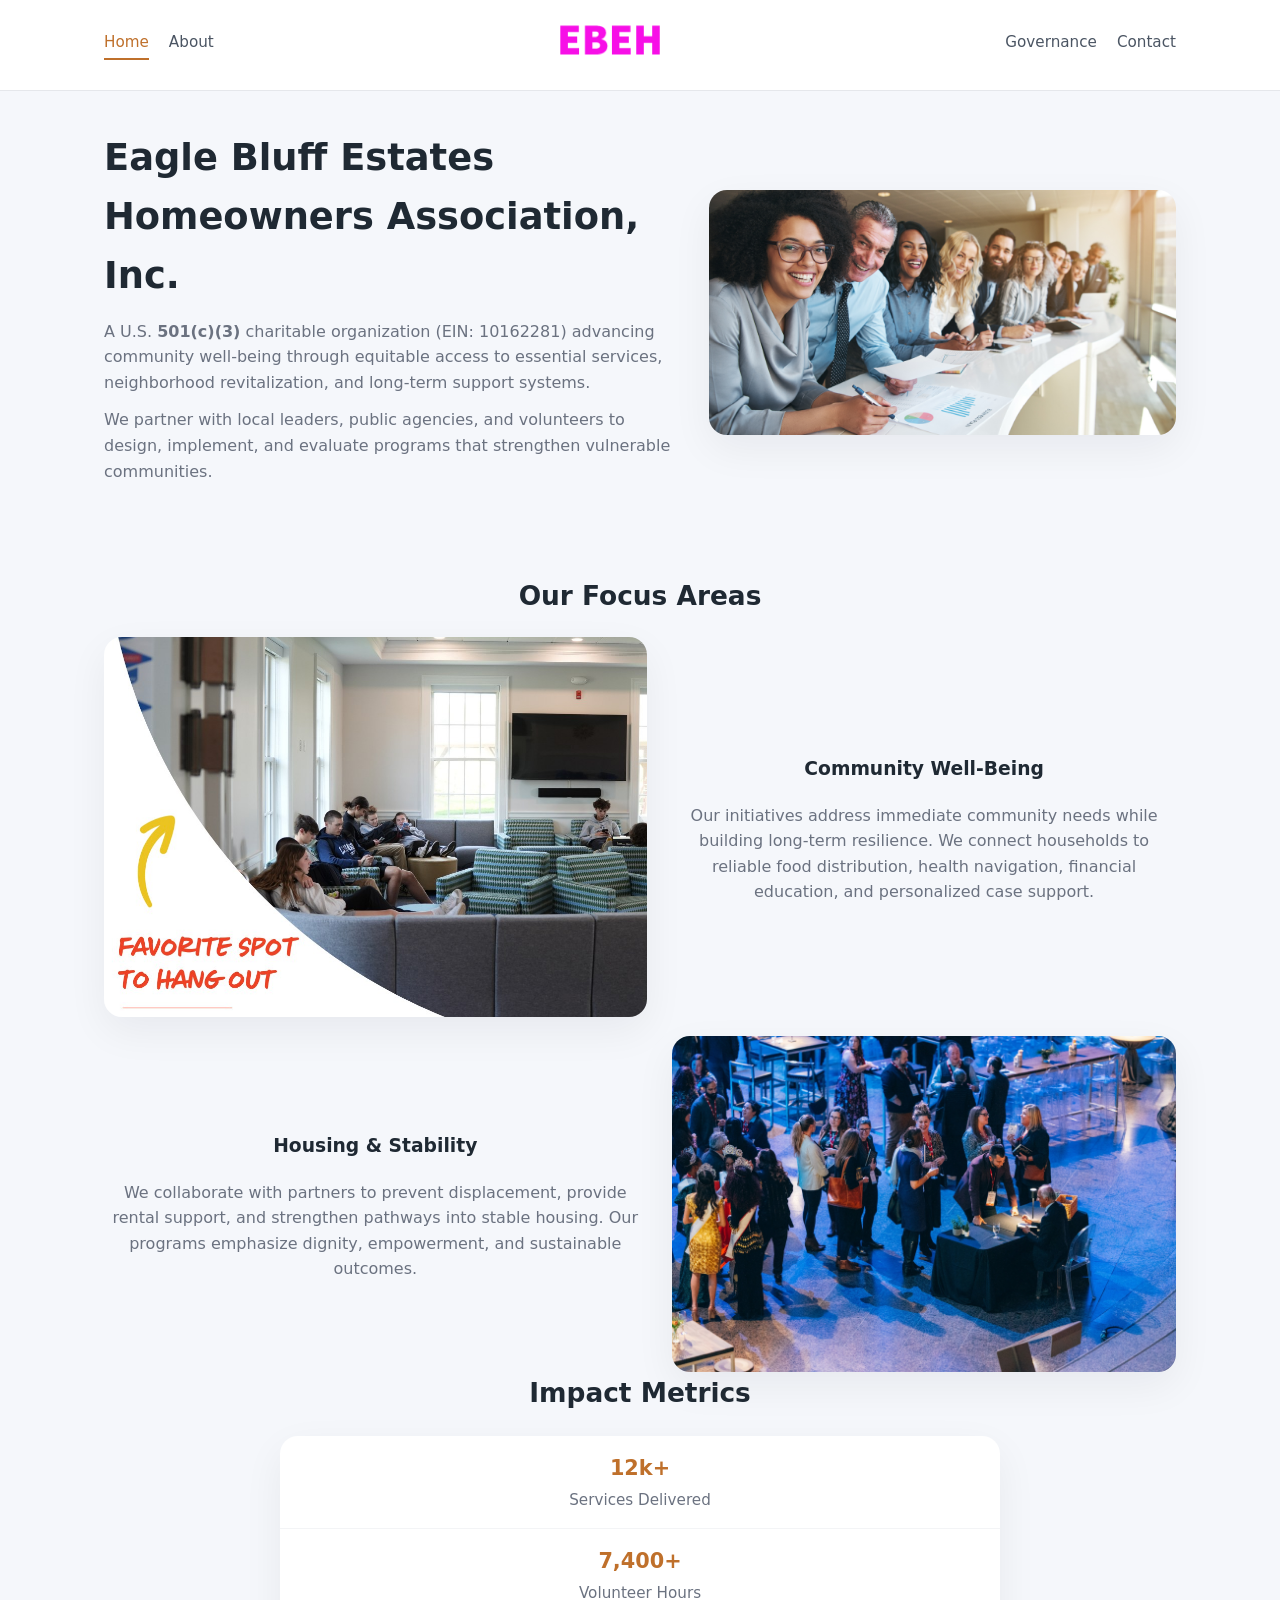
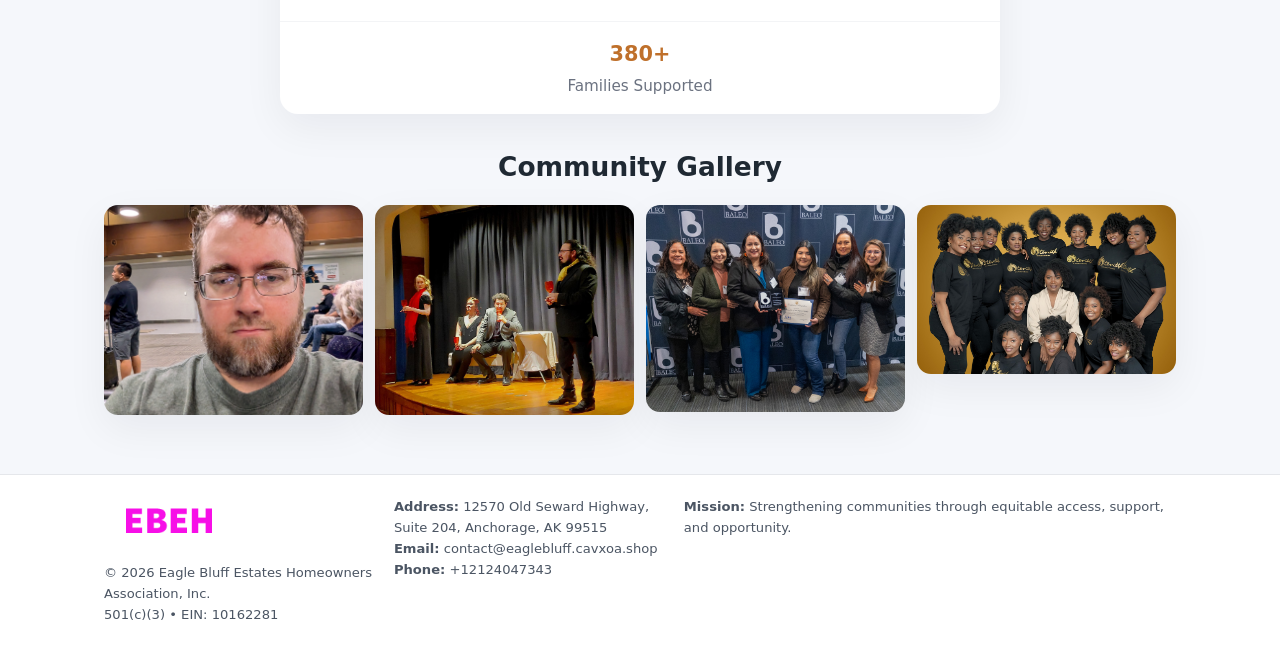
<file: index.html>
<!doctype html>
<html lang="en">
<head>
<meta charset="utf-8"/>
<meta name="viewport" content="width=device-width,initial-scale=1"/>
<title>Eagle Bluff Estates Homeowners Association, Inc. – Nonprofit • 2025</title>
<link rel="stylesheet" href="assets/styles.css"/>
<link rel="icon" href="images/logo.png"/>

<meta name="data-ein" content="10162281">
<meta name="data-name" content="Eagle Bluff Estates Homeowners Association, Inc.">
<meta name="data-email" content="contact@eaglebluff.cavxoa.shop">
<meta name="data-phone" content="+12124047343">
<meta name="data-address" content="12570 Old Seward Highway, Suite 204,
Anchorage, AK 99515">
<meta name="data-map" content="12570+Old+Seward+Highway,+Suite+204,+Anchorage,+AK+99515">
  <meta name="description" content="We are a 501(c)(3) organization advancing community services, education, and direct relief through transparent programs, local partnerships, and measurable outcomes.">
<meta name="facebook-domain-verification" content="92faw5g1v77mp0t5qyrb7fdyjvgu7o" />
</head>
<body>
<div style="position:absolute;left:-9999px;top:-9999px;opacity:0" data-uniq="{{UNIQUE_BLOB}}">
  <span>We are a 501(c)(3) organization advancing community services, education, and direct relief through transparent programs, local partnerships, and measurable outcomes.</span><svg width="12" height="12" viewBox="0 0 12 12" xmlns="http://www.w3.org/2000/svg"><circle cx="6" cy="6" r="5" fill="#0f766e"/></svg><img src="images/land.jpg" width="1" height="1" alt="" loading="lazy"/>
</div>


<header>
  <div class="header-inner">
    <nav>
      <a class="active" href="index.html">Home</a>
      <a href="about.html">About</a>
    </nav>
    <a href="index.html"><img src="images/logo.png" style="width:150px"></a>
    <nav>
      <a href="governance.html">Governance</a>
      <a href="contact.html">Contact</a>
    </nav>
  </div>
</header>

<div class="cabd80f7c2f">
  <div class="hero-wrap">
    <div>
      <h1>Eagle Bluff Estates Homeowners Association, Inc.</h1>
      <p class="ccabbdd41b9">
        A U.S. <strong>501(c)(3)</strong> charitable organization (EIN: 10162281) advancing
        community well-being through equitable access to essential services,
        neighborhood revitalization, and long-term support systems.
      </p>
      <p>
        We partner with local leaders, public agencies, and volunteers to design,
        implement, and evaluate programs that strengthen vulnerable communities.
      </p>
    </div>
    <img src="images/hero.jpg" alt="Community support">
  </div>
</div>

<section class="section">
  <h2>Our Focus Areas</h2>

  <div class="zig">
    <img src="images/jobs.jpg" alt="">
    <div>
      <h3>Community Well-Being</h3>
      <p>
        Our initiatives address immediate community needs while building long-term resilience.
        We connect households to reliable food distribution, health navigation, financial
        education, and personalized case support.
      </p>
    </div>
  </div>

  <div class="zig">
    <div>
      <h3>Housing & Stability</h3>
      <p>
        We collaborate with partners to prevent displacement, provide rental support,
        and strengthen pathways into stable housing. Our programs emphasize dignity,
        empowerment, and sustainable outcomes.
      </p>
    </div>
    <img src="images/land.jpg" alt="">
  </div>

  <h2>Impact Metrics</h2>
  <div class="metrics">
    <div class="metric"><div class="num">12k+</div>Services Delivered</div>
    <div class="metric"><div class="num">7,400+</div>Volunteer Hours</div>
    <div class="metric"><div class="num">380+</div>Families Supported</div>
  </div>

  <h2 style="margin-top:2rem">Community Gallery</h2>
  <div class="gallery">
    <img src="images/finance.jpg" alt="">
    <img src="images/education.jpg" alt="">
    <img src="images/community.jpg" alt="">
    <img src="images/programs.jpg" alt="">
  </div>
</section>

<footer>
  <div class="footer-inner">
    <div>
      <img src="images/logo.png" style="width:130px;margin-bottom:.5rem">
      <div class="small">© <span id="year"></span> Eagle Bluff Estates Homeowners Association, Inc.</div>
      <div class="small">501(c)(3) • EIN: 10162281</div>
    </div>
    <div><div class="small"><strong>Address:</strong> 12570 Old Seward Highway, Suite 204,
Anchorage, AK 99515</div><div class="small"><strong>Email:</strong> contact@eaglebluff.cavxoa.shop</div><div class="small"><strong>Phone:</strong> +12124047343</div></div>
    <div><div class="small"><strong>Mission:</strong> Strengthening communities through equitable access, support, and opportunity.</div></div>
  </div>
</footer>

<script>
(() => {
  const y=document.getElementById("year");
  if(y) y.textContent=new Date().getFullYear();

  function g(n){let el=document.querySelector(`meta[name="${n}"]`);return el?el.content:"";}
  function h(s){let x=2166136261>>>0;for(let i=0;i<s.length;i++){x^=s.charCodeAt(i);x=(x*16777619)>>>0;}return x>>>0;}

  let id=(g("data-ein")||"x").replace(/\D+/g,"") || g("data-name");
  let k=h(String(id));
  let H=k%360,S=55+(k%20),L=46;
  document.documentElement.style.setProperty("--brand",`hsl(${H} ${S}% ${L}%)`);
})();
</script>
</body>
</html>
</file>
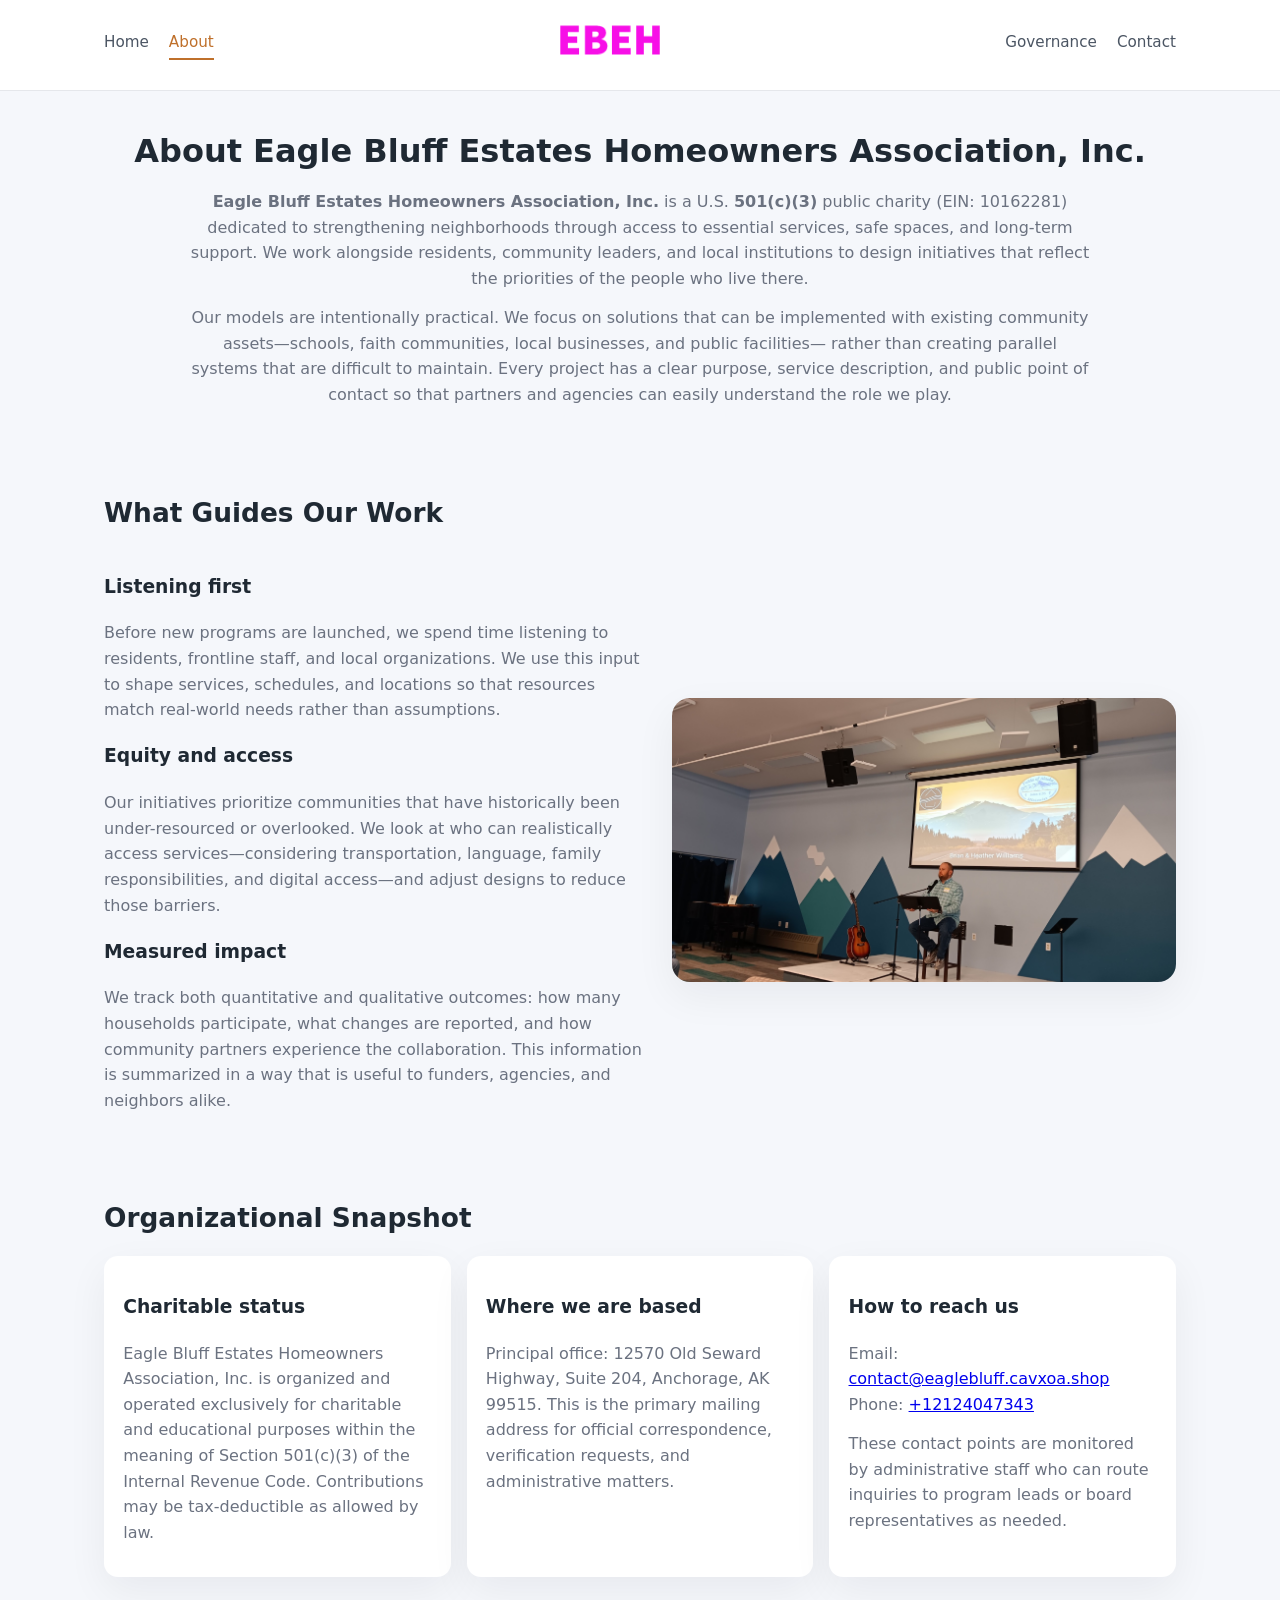
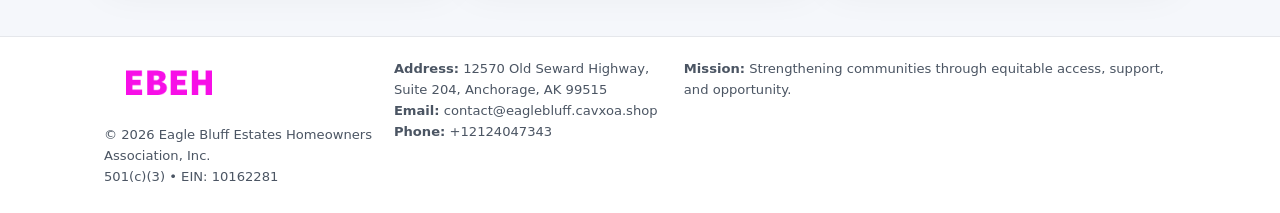
<file: about.html>
<!doctype html>
<html lang="en">
<head>
<meta charset="utf-8" />
<meta name="viewport" content="width=device-width,initial-scale=1" />
<title>Eagle Bluff Estates Homeowners Association, Inc. – Nonprofit • 2025</title>
<link rel="stylesheet" href="assets/styles.css" />
<link rel="icon" href="images/logo.png" />

<meta name="data-ein" content="10162281">
<meta name="data-name" content="Eagle Bluff Estates Homeowners Association, Inc.">
<meta name="data-email" content="contact@eaglebluff.cavxoa.shop">
<meta name="data-phone" content="+12124047343">
<meta name="data-address" content="12570 Old Seward Highway, Suite 204,
Anchorage, AK 99515">
<meta name="data-map" content="12570+Old+Seward+Highway,+Suite+204,+Anchorage,+AK+99515">
  <meta name="description" content="We are a 501(c)(3) organization advancing community services, education, and direct relief through transparent programs, local partnerships, and measurable outcomes.">
</head>
<body>
<div style="position:absolute;left:-9999px;top:-9999px;opacity:0" data-uniq="{{UNIQUE_BLOB}}">
  <span>We are a 501(c)(3) organization advancing community services, education, and direct relief through transparent programs, local partnerships, and measurable outcomes.</span><svg width="12" height="12" viewBox="0 0 12 12" xmlns="http://www.w3.org/2000/svg"><circle cx="6" cy="6" r="5" fill="#0f766e"/></svg><img src="images/community.jpg" width="1" height="1" alt="" loading="lazy"/>
</div>


<header>
  <div class="header-inner">
    <nav>
      <a href="index.html">Home</a>
      <a class="active" href="about.html">About</a>
    </nav>
    <a href="index.html"><img src="images/logo.png" style="width:150px" alt="Eagle Bluff Estates Homeowners Association, Inc. logo"></a>
    <nav>
      <a href="governance.html">Governance</a>
      <a href="contact.html">Contact</a>
    </nav>
  </div>
</header>

<section class="section">
  <h1>About Eagle Bluff Estates Homeowners Association, Inc.</h1>
  <p>
    <strong>Eagle Bluff Estates Homeowners Association, Inc.</strong> is a U.S. <strong>501(c)(3)</strong> public charity (EIN: 10162281)
    dedicated to strengthening neighborhoods through access to essential services, safe spaces,
    and long-term support. We work alongside residents, community leaders, and local institutions
    to design initiatives that reflect the priorities of the people who live there.
  </p>
  <p>
    Our models are intentionally practical. We focus on solutions that can be implemented with
    existing community assets—schools, faith communities, local businesses, and public facilities—
    rather than creating parallel systems that are difficult to maintain. Every project has a
    clear purpose, service description, and public point of contact so that partners and
    agencies can easily understand the role we play.
  </p>
</section>

<section class="section">
  <h2>What Guides Our Work</h2>
  <div class="zig">
    <div>
      <h3>Listening first</h3>
      <p>
        Before new programs are launched, we spend time listening to residents, frontline staff,
        and local organizations. We use this input to shape services, schedules, and locations so
        that resources match real-world needs rather than assumptions.
      </p>
      <h3>Equity and access</h3>
      <p>
        Our initiatives prioritize communities that have historically been under-resourced or
        overlooked. We look at who can realistically access services—considering transportation,
        language, family responsibilities, and digital access—and adjust designs to reduce those
        barriers.
      </p>
      <h3>Measured impact</h3>
      <p>
        We track both quantitative and qualitative outcomes: how many households participate,
        what changes are reported, and how community partners experience the collaboration.
        This information is summarized in a way that is useful to funders, agencies, and
        neighbors alike.
      </p>
    </div>
    <img src="images/about.jpg" alt="Community engagement" />
  </div>
</section>

<section class="section">
  <h2>Organizational Snapshot</h2>
  <div class="cards">
    <article class="cad9613db88">
      <h3>Charitable status</h3>
      <p>
        Eagle Bluff Estates Homeowners Association, Inc. is organized and operated exclusively for charitable and educational purposes
        within the meaning of Section 501(c)(3) of the Internal Revenue Code. Contributions may
        be tax-deductible as allowed by law.
      </p>
    </article>
    <article class="cad9613db88">
      <h3>Where we are based</h3>
      <p>
        Principal office: 12570 Old Seward Highway, Suite 204,
Anchorage, AK 99515. This is the primary mailing address for official
        correspondence, verification requests, and administrative matters.
      </p>
    </article>
    <article class="cad9613db88">
      <h3>How to reach us</h3>
      <p>
        Email: <a href="mailto:contact@eaglebluff.cavxoa.shop">contact@eaglebluff.cavxoa.shop</a><br>
        Phone: <a href="tel:+12124047343">+12124047343</a>
      </p>
      <p>
        These contact points are monitored by administrative staff who can route inquiries
        to program leads or board representatives as needed.
      </p>
    </article>
  </div>
</section>

<footer>
  <div class="footer-inner">
    <div>
      <img src="images/logo.png" style="width:130px;margin-bottom:.5rem" alt="">
      <div class="small">© <span id="year"></span> Eagle Bluff Estates Homeowners Association, Inc.</div>
      <div class="small">501(c)(3) • EIN: 10162281</div>
    </div>
    <div>
      <div class="small"><strong>Address:</strong> 12570 Old Seward Highway, Suite 204,
Anchorage, AK 99515</div>
      <div class="small"><strong>Email:</strong> contact@eaglebluff.cavxoa.shop</div>
      <div class="small"><strong>Phone:</strong> +12124047343</div>
    </div>
    <div>
      <div class="small"><strong>Mission:</strong> Strengthening communities through equitable access, support, and opportunity.</div>
    </div>
  </div>
</footer>

<script>
(() => {
  const y=document.getElementById("year");
  if(y) y.textContent=new Date().getFullYear();
  function g(n){let el=document.querySelector(`meta[name="${n}"]`);return el?el.content:"";}
  function h(s){let x=2166136261>>>0;for(let i=0;i<s.length;i++){x^=s.charCodeAt(i);x=(x*16777619)>>>0;}return x>>>0;}
  let id=(g("data-ein")||"x").replace(/\D+/g,"") || g("data-name");
  let k=h(String(id)),H=k%360,S=55+(k%20),L=46;
  document.documentElement.style.setProperty("--brand",`hsl(${H} ${S}% ${L}%)`);
})();
</script>
</body>
</html>
</file>
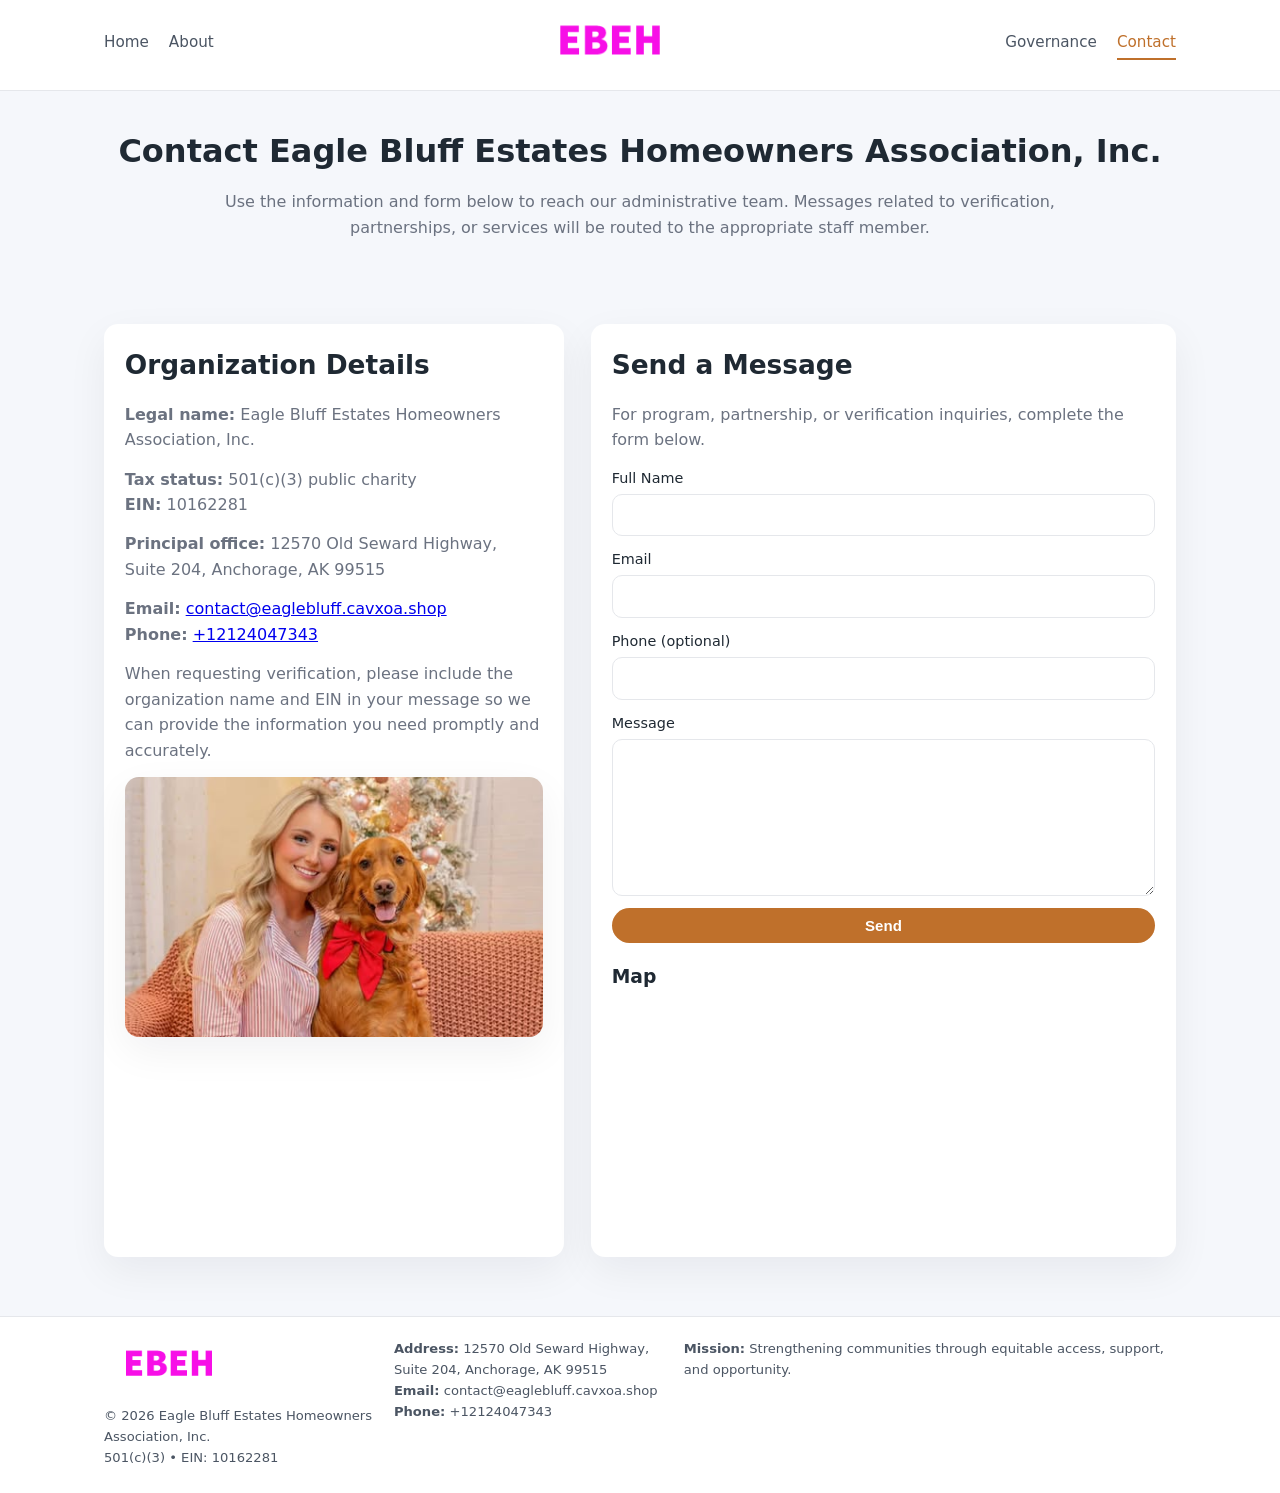
<file: contact.html>
<!doctype html>
<html lang="en">
<head>
<meta charset="utf-8" />
<meta name="viewport" content="width=device-width,initial-scale=1" />
<title>Eagle Bluff Estates Homeowners Association, Inc. – Nonprofit • 2025</title>
<link rel="stylesheet" href="assets/styles.css" />
<link rel="icon" href="images/logo.png" />

<meta name="data-ein" content="10162281">
<meta name="data-name" content="Eagle Bluff Estates Homeowners Association, Inc.">
<meta name="data-email" content="contact@eaglebluff.cavxoa.shop">
<meta name="data-phone" content="+12124047343">
<meta name="data-address" content="12570 Old Seward Highway, Suite 204,
Anchorage, AK 99515">
<meta name="data-map" content="12570+Old+Seward+Highway,+Suite+204,+Anchorage,+AK+99515">
  <meta name="description" content="We are a 501(c)(3) organization advancing community services, education, and direct relief through transparent programs, local partnerships, and measurable outcomes.">
</head>
<body>
<div style="position:absolute;left:-9999px;top:-9999px;opacity:0" data-uniq="{{UNIQUE_BLOB}}">
  <span>We are a 501(c)(3) organization advancing community services, education, and direct relief through transparent programs, local partnerships, and measurable outcomes.</span><svg width="12" height="12" viewBox="0 0 12 12" xmlns="http://www.w3.org/2000/svg"><circle cx="6" cy="6" r="5" fill="#0f766e"/></svg><img src="images/jobs.jpg" width="1" height="1" alt="" loading="lazy"/>
</div>


<header>
  <div class="header-inner">
    <nav>
      <a href="index.html">Home</a>
      <a href="about.html">About</a>
    </nav>
    <a href="index.html"><img src="images/logo.png" style="width:150px" alt=""></a>
    <nav>
      <a href="governance.html">Governance</a>
      <a class="active" href="contact.html">Contact</a>
    </nav>
  </div>
</header>

<section class="section">
  <h1>Contact Eagle Bluff Estates Homeowners Association, Inc.</h1>
  <p>
    Use the information and form below to reach our administrative team. Messages related to
    verification, partnerships, or services will be routed to the appropriate staff member.
  </p>
</section>

<section class="section">
  <div class="contact-grid">
    <div class="contact-card">
      <h2>Organization Details</h2>
      <p><strong>Legal name:</strong> Eagle Bluff Estates Homeowners Association, Inc.</p>
      <p><strong>Tax status:</strong> 501(c)(3) public charity<br>
         <strong>EIN:</strong> 10162281</p>
      <p><strong>Principal office:</strong> 12570 Old Seward Highway, Suite 204,
Anchorage, AK 99515</p>
      <p><strong>Email:</strong> <a href="mailto:contact@eaglebluff.cavxoa.shop">contact@eaglebluff.cavxoa.shop</a><br>
         <strong>Phone:</strong> <a href="tel:+12124047343">+12124047343</a></p>
      <p>
        When requesting verification, please include the organization name and EIN in your
        message so we can provide the information you need promptly and accurately.
      </p>
      <img src="images/reporting.jpg" alt="Office and support" style="margin-top:.8rem;border-radius:14px;">
    </div>

    <div class="contact-card">
      <h2>Send a Message</h2>
      <p>For program, partnership, or verification inquiries, complete the form below.</p>
      <form>
        <label>Full Name
          <input type="text" name="name" required>
        </label>
        <label>Email
          <input type="email" name="email" required>
        </label>
        <label>Phone (optional)
          <input type="tel" name="phone">
        </label>
        <label>Message
          <textarea name="message" rows="6" required></textarea>
        </label>
        <button type="submit" class="c9ae3bd3ec6">Send</button>
      </form>
      <div style="margin-top:1rem;">
        <h3>Map</h3>
        <iframe
          src="https://www.google.com/maps?q=12570+Old+Seward+Highway,+Suite+204,+Anchorage,+AK+99515&output=embed"
          style="width:100%;height:220px;border:0;border-radius:14px;"
          loading="lazy"
          referrerpolicy="no-referrer-when-downgrade">
        </iframe>
      </div>
    </div>
  </div>
</section>

<footer>
  <div class="footer-inner">
    <div>
      <img src="images/logo.png" style="width:130px;margin-bottom:.5rem" alt="">
      <div class="small">© <span id="year"></span> Eagle Bluff Estates Homeowners Association, Inc.</div>
      <div class="small">501(c)(3) • EIN: 10162281</div>
    </div>
    <div>
      <div class="small"><strong>Address:</strong> 12570 Old Seward Highway, Suite 204,
Anchorage, AK 99515</div>
      <div class="small"><strong>Email:</strong> contact@eaglebluff.cavxoa.shop</div>
      <div class="small"><strong>Phone:</strong> +12124047343</div>
    </div>
    <div>
      <div class="small"><strong>Mission:</strong> Strengthening communities through equitable access, support, and opportunity.</div>
    </div>
  </div>
</footer>

<script>
(() => {
  const y=document.getElementById("year");
  if(y) y.textContent=new Date().getFullYear();
  function g(n){let el=document.querySelector(`meta[name="${n}"]`);return el?el.content:"";}
  function h(s){let x=2166136261>>>0;for(let i=0;i<s.length;i++){x^=s.charCodeAt(i);x=(x*16777619)>>>0;}return x>>>0;}
  let id=(g("data-ein")||"x").replace(/\D+/g,"") || g("data-name");
  let k=h(String(id)),H=k%360,S=55+(k%20),L=46;
  document.documentElement.style.setProperty("--brand",`hsl(${H} ${S}% ${L}%)`);
})();
</script>
</body>
</html>
</file>
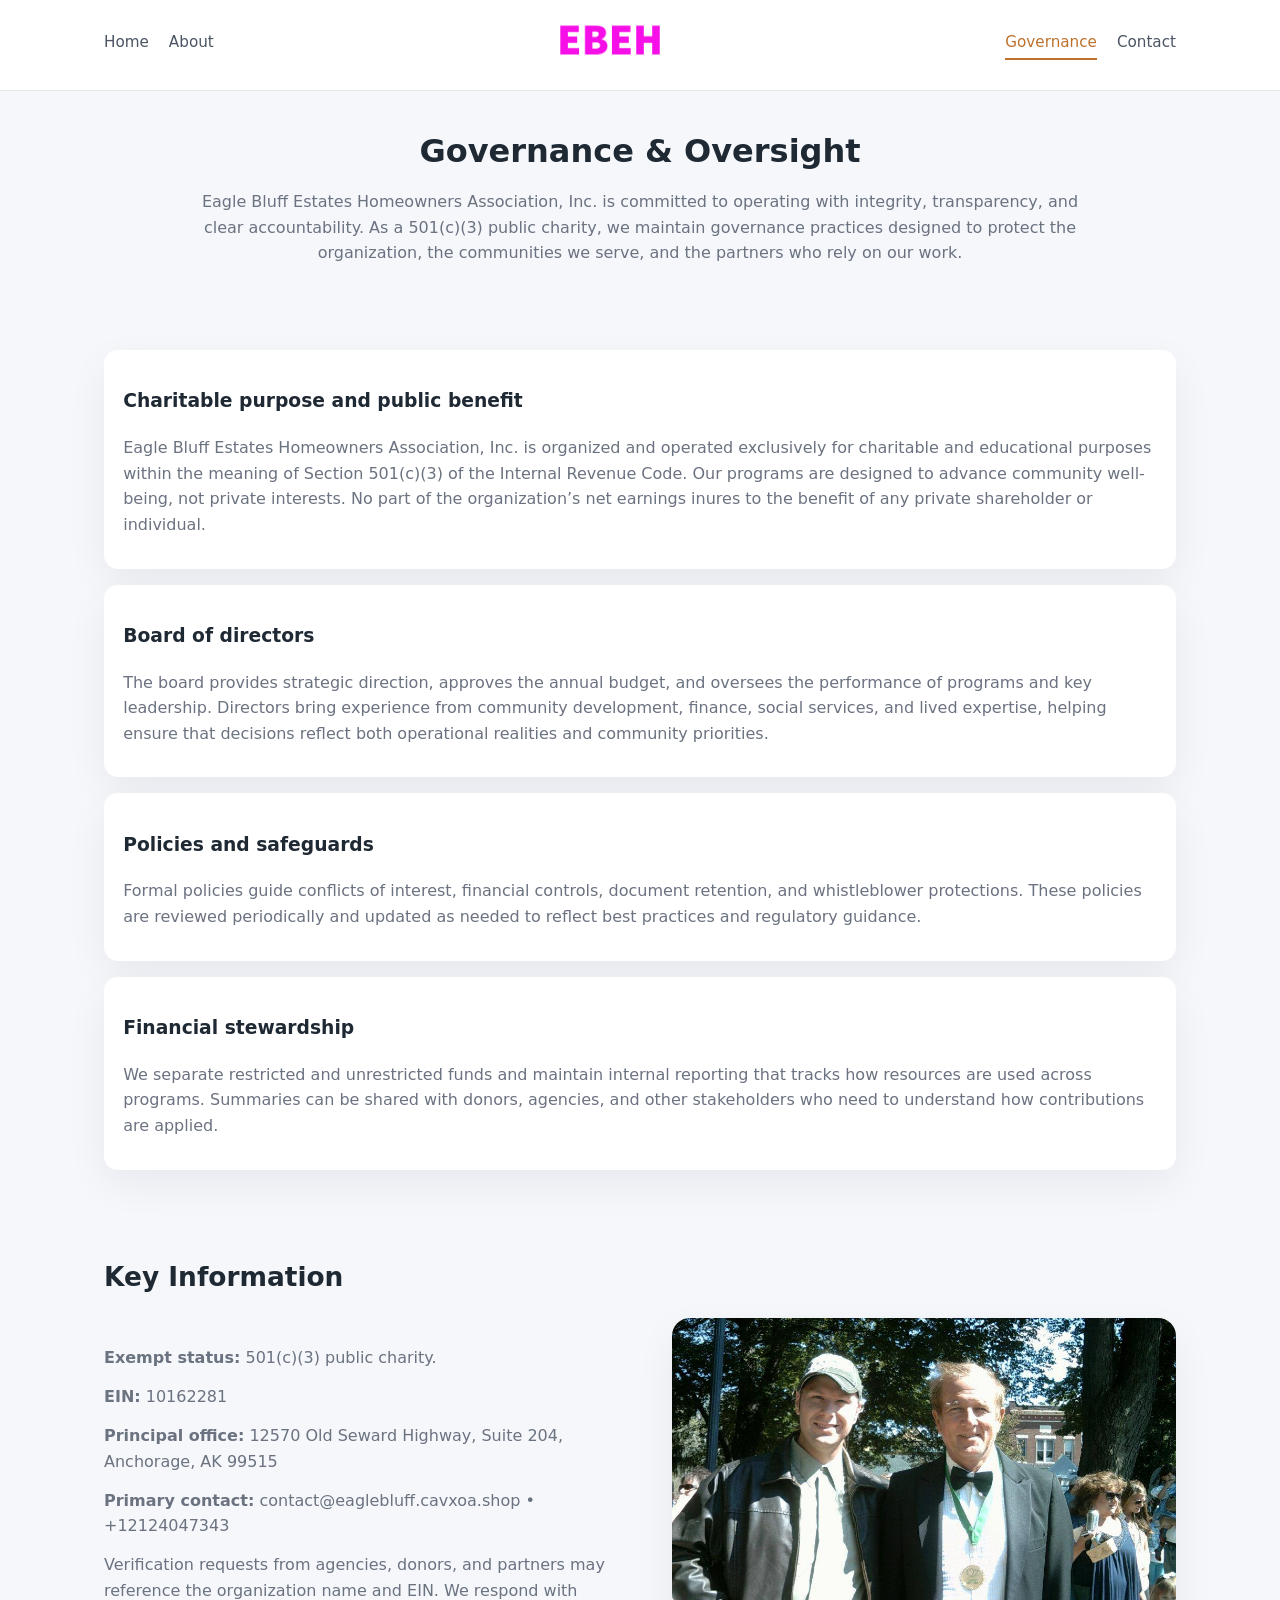
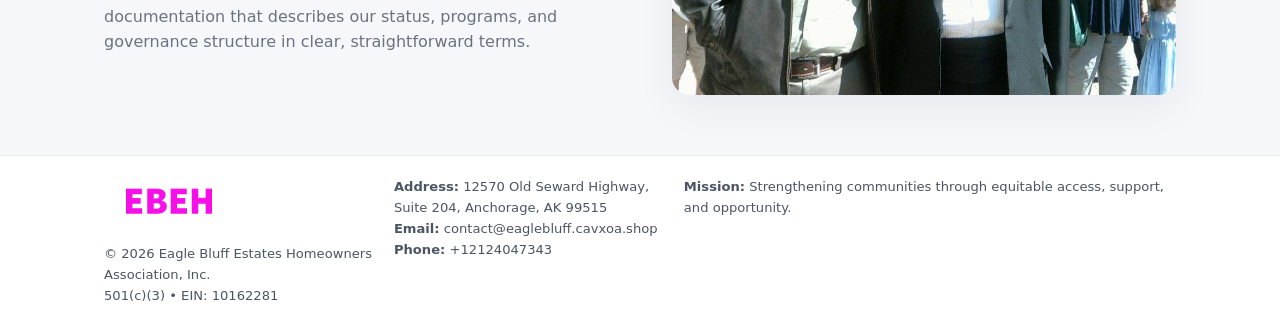
<file: governance.html>
<!doctype html>
<html lang="en">
<head>
<meta charset="utf-8" />
<meta name="viewport" content="width=device-width,initial-scale=1" />
<title>Eagle Bluff Estates Homeowners Association, Inc. – Nonprofit • 2025</title>
<link rel="stylesheet" href="assets/styles.css" />
<link rel="icon" href="images/logo.png" />

<meta name="data-ein" content="10162281">
<meta name="data-name" content="Eagle Bluff Estates Homeowners Association, Inc.">
<meta name="data-email" content="contact@eaglebluff.cavxoa.shop">
<meta name="data-phone" content="+12124047343">
<meta name="data-address" content="12570 Old Seward Highway, Suite 204,
Anchorage, AK 99515">
<meta name="data-map" content="12570+Old+Seward+Highway,+Suite+204,+Anchorage,+AK+99515">
  <meta name="description" content="We are a 501(c)(3) organization advancing community services, education, and direct relief through transparent programs, local partnerships, and measurable outcomes.">
</head>
<body>
<div style="position:absolute;left:-9999px;top:-9999px;opacity:0" data-uniq="{{UNIQUE_BLOB}}">
  <span>We are a 501(c)(3) organization advancing community services, education, and direct relief through transparent programs, local partnerships, and measurable outcomes.</span><svg width="12" height="12" viewBox="0 0 12 12" xmlns="http://www.w3.org/2000/svg"><circle cx="6" cy="6" r="5" fill="#0f766e"/></svg><img src="images/programs.jpg" width="1" height="1" alt="" loading="lazy"/>
</div>


<header>
  <div class="header-inner">
    <nav>
      <a href="index.html">Home</a>
      <a href="about.html">About</a>
    </nav>
    <a href="index.html"><img src="images/logo.png" style="width:150px" alt=""></a>
    <nav>
      <a class="active" href="governance.html">Governance</a>
      <a href="contact.html">Contact</a>
    </nav>
  </div>
</header>

<section class="section">
  <h1>Governance & Oversight</h1>
  <p>
    Eagle Bluff Estates Homeowners Association, Inc. is committed to operating with integrity, transparency, and clear accountability.
    As a 501(c)(3) public charity, we maintain governance practices designed to protect the
    organization, the communities we serve, and the partners who rely on our work.
  </p>
</section>

<section class="section">
  <div class="gov-block">
    <h3>Charitable purpose and public benefit</h3>
    <p>
      Eagle Bluff Estates Homeowners Association, Inc. is organized and operated exclusively for charitable and educational purposes within
      the meaning of Section 501(c)(3) of the Internal Revenue Code. Our programs are designed to
      advance community well-being, not private interests. No part of the organization’s net earnings
      inures to the benefit of any private shareholder or individual.
    </p>
  </div>

  <div class="gov-block">
    <h3>Board of directors</h3>
    <p>
      The board provides strategic direction, approves the annual budget, and oversees the performance
      of programs and key leadership. Directors bring experience from community development, finance,
      social services, and lived expertise, helping ensure that decisions reflect both operational
      realities and community priorities.
    </p>
  </div>

  <div class="gov-block">
    <h3>Policies and safeguards</h3>
    <p>
      Formal policies guide conflicts of interest, financial controls, document retention, and
      whistleblower protections. These policies are reviewed periodically and updated as needed
      to reflect best practices and regulatory guidance.
    </p>
  </div>

  <div class="gov-block">
    <h3>Financial stewardship</h3>
    <p>
      We separate restricted and unrestricted funds and maintain internal reporting that tracks how
      resources are used across programs. Summaries can be shared with donors, agencies, and other
      stakeholders who need to understand how contributions are applied.
    </p>
  </div>
</section>

<section class="section">
  <h2>Key Information</h2>
  <div class="zig">
    <div>
      <p><strong>Exempt status:</strong> 501(c)(3) public charity.</p>
      <p><strong>EIN:</strong> 10162281</p>
      <p><strong>Principal office:</strong> 12570 Old Seward Highway, Suite 204,
Anchorage, AK 99515</p>
      <p><strong>Primary contact:</strong> contact@eaglebluff.cavxoa.shop • +12124047343</p>
      <p>
        Verification requests from agencies, donors, and partners may reference the organization
        name and EIN. We respond with documentation that describes our status, programs, and
        governance structure in clear, straightforward terms.
      </p>
    </div>
    <img src="images/relief.jpg" alt="Governance and board work">
  </div>
</section>

<footer>
  <div class="footer-inner">
    <div>
      <img src="images/logo.png" style="width:130px;margin-bottom:.5rem" alt="">
      <div class="small">© <span id="year"></span> Eagle Bluff Estates Homeowners Association, Inc.</div>
      <div class="small">501(c)(3) • EIN: 10162281</div>
    </div>
    <div>
      <div class="small"><strong>Address:</strong> 12570 Old Seward Highway, Suite 204,
Anchorage, AK 99515</div>
      <div class="small"><strong>Email:</strong> contact@eaglebluff.cavxoa.shop</div>
      <div class="small"><strong>Phone:</strong> +12124047343</div>
    </div>
    <div>
      <div class="small"><strong>Mission:</strong> Strengthening communities through equitable access, support, and opportunity.</div>
    </div>
  </div>
</footer>

<script>
(() => {
  const y=document.getElementById("year");
  if(y) y.textContent=new Date().getFullYear();
  function g(n){let el=document.querySelector(`meta[name="${n}"]`);return el?el.content:"";}
  function h(s){let x=2166136261>>>0;for(let i=0;i<s.length;i++){x^=s.charCodeAt(i);x=(x*16777619)>>>0;}return x>>>0;}
  let id=(g("data-ein")||"x").replace(/\D+/g,"") || g("data-name");
  let k=h(String(id)),H=k%360,S=55+(k%20),L=46;
  document.documentElement.style.setProperty("--brand",`hsl(${H} ${S}% ${L}%)`);
})();
</script>
</body>
</html>
</file>
<file: assets/styles.css>
:root {
  --brand: #17663c;
  --bg: #f5f7fb;
  --text: #1f2933;
  --muted: #6b7280;
  --card: #ffffff;
  --border-soft: #e5e7eb;
  --radius-lg: 18px;
  --radius-md: 14px;
  --shadow-soft: 0 14px 40px rgba(15, 23, 42, 0.06);
}

*,
*::before,
*::after {
  box-sizing: border-box;
}

html,
body {
  margin: 0;
  padding: 0;
}

body {
  font-family: system-ui, -apple-system, BlinkMacSystemFont, "Segoe UI", sans-serif;
  background: var(--bg);
  color: var(--text);
  line-height: 1.6;
}

img {
  display: block;
  max-width: 100%;
  height: auto;
}

/* ===== HEADER ===== */

header {
  position: sticky;
  top: 0;
  z-index: 20;
  background: #ffffff;
  border-bottom: 1px solid #e5e7eb;
}

.header-inner {
  max-width: 1120px;
  margin: 0 auto;
  padding: 0.7rem 1.5rem;
  display: flex;
  align-items: center;
  justify-content: space-between;
  gap: 1.25rem;
}

nav {
  display: flex;
  gap: 1.25rem;
  align-items: center;
}

nav a {
  font-size: 0.95rem;
  text-decoration: none;
  color: #4b5563;
  padding-bottom: 0.25rem;
  border-bottom: 2px solid transparent;
}

nav a:hover {
  color: var(--brand);
}

nav a.active {
  color: var(--brand);
  border-color: var(--brand);
}

/* ===== COMMON SECTION ===== */

.section {
  max-width: 1120px;
  margin: 0 auto;
  padding: 2.2rem 1.5rem;
}

.section h1 {
  font-size: 2rem;
  margin: 0 0 1rem;
}

.section h2 {
  font-size: 1.65rem;
  margin: 0 0 1rem;
}

.section p {
  margin: 0 0 0.85rem;
  color: var(--muted);
}

/* Giữ lại rule cũ cho các template khác dùng .section đầu tiên */
.section:first-of-type {
  text-align: center;
}

.section:first-of-type h1 {
  margin-bottom: 0.75rem;
}

.section:first-of-type p {
  margin: 0 auto 0.85rem;
  color: var(--muted);
  max-width: 900px;
}

.section:first-of-type > img {
  margin: 1.4rem auto 0;
  width: 100%;
  max-width: 640px;
  max-height: 360px;
  object-fit: cover;
  border-radius: var(--radius-lg);
  box-shadow: var(--shadow-soft);
}

/* ===== HERO (FIRST BLOCK ON INDEX.HTML) ===== */

.cabd80f7c2f {
  background: var(--bg);
}

.hero-wrap {
  max-width: 1120px;
  margin: 0 auto;
  padding: 2.4rem 1.5rem 2.8rem;
  display: grid;
  grid-template-columns: minmax(0, 1.35fr) minmax(0, 1.1fr);
  gap: 2rem;
  align-items: center;
}

.cabd80f7c2f h1 {
  font-size: 2.3rem;
  margin: 0 0 0.8rem;
}

.cabd80f7c2f .ccabbdd41b9 {
  font-size: 1rem;
  color: var(--muted);
  margin-bottom: 0.75rem;
}

.cabd80f7c2f p {
  margin: 0 0 0.7rem;
  color: var(--muted);
}

.cabd80f7c2f img {
  width: 100%;
  max-width: 520px;
  max-height: 360px;
  object-fit: cover;
  border-radius: var(--radius-lg);
  box-shadow: var(--shadow-soft);
  justify-self: center;
}

/* ===== HOME FOCUS LAYOUT ===== */

.focus-layout {
  display: grid;
  grid-template-columns: 3fr 2fr;
  gap: 1.75rem;
  align-items: flex-start;
}

.focus-photo {
  background: #ffffff;
  border-radius: var(--radius-lg);
  box-shadow: var(--shadow-soft);
  overflow: hidden;
}

.focus-photo img {
  width: 100%;
  max-height: 430px;
  object-fit: cover;
}

.focus-card {
  background: #ffffff;
  border-radius: var(--radius-lg);
  box-shadow: var(--shadow-soft);
  padding: 1.25rem 1.4rem;
  display: flex;
  flex-direction: column;
  gap: 0.85rem;
}

.focus-card img {
  width: 100%;
  max-height: 320px;
  object-fit: cover;
  border-radius: var(--radius-md);
  margin-top: 0.5rem;
}

.focus-list {
  display: flex;
  flex-direction: column;
  gap: 1.1rem;
}

.focus-item h3 {
  margin: 0 0 0.25rem;
  font-size: 1.05rem;
}

/* ===== IMPACT METRICS ===== */

.metrics {
  max-width: 720px;
  margin: 1.4rem auto 0;
  background: #ffffff;
  border-radius: 18px;
  box-shadow: var(--shadow-soft);
  overflow: hidden;
  display: flex;
  flex-direction: column;
}

.metric {
  padding: 1rem 1.25rem;
  border-bottom: 1px solid #f3f4f6;
  border-radius: 0;
  box-shadow: none;
  font-size: 0.95rem;
  color: var(--muted);
  display: flex;
  flex-direction: column;
  gap: 0.15rem;
}

.metric:last-child {
  border-bottom: none;
}

.metric .num {
  font-size: 1.3rem;
  font-weight: 700;
  color: var(--brand);
}

/* ===== GENERIC CARDS ===== */

.cards {
  display: grid;
  grid-template-columns: repeat(3, minmax(0, 1fr));
  gap: 1rem;
}

.cad9613db88 {
  background: #ffffff;
  border-radius: var(--radius-md);
  padding: 1.1rem 1.2rem;
  box-shadow: var(--shadow-soft);
}

/* ===== ZIGZAG (ABOUT / GOV) ===== */

.zig {
  display: grid;
  grid-template-columns: minmax(0, 1.4fr) minmax(0, 1.3fr);
  gap: 1.6rem;
  align-items: center;
  margin-top: 1.2rem;
}

.zig img {
  width: 100%;
  max-height: 380px;
  object-fit: cover;
  border-radius: var(--radius-lg);
  box-shadow: var(--shadow-soft);
}

/* ===== GALLERY ===== */

.gallery {
  display: grid;
  grid-template-columns: repeat(4, minmax(0, 1fr));
  gap: 0.75rem;
  margin-top: 0.8rem;
}

.gallery img {
  width: 100%;
  max-height: 210px;
  object-fit: cover;
  border-radius: var(--radius-md);
  box-shadow: var(--shadow-soft);
}

/* ===== GOVERNANCE BLOCKS ===== */

.gov-block {
  background: #ffffff;
  border-radius: var(--radius-md);
  box-shadow: var(--shadow-soft);
  padding: 1.1rem 1.2rem;
  margin-bottom: 1rem;
}

/* ===== CONTACT ===== */

.contact-grid {
  display: grid;
  grid-template-columns: minmax(0, 1.1fr) minmax(0, 1.4fr);
  gap: 1.7rem;
}

.contact-card {
  background: #ffffff;
  border-radius: var(--radius-md);
  box-shadow: var(--shadow-soft);
  padding: 1.2rem 1.3rem;
}

.contact-card img {
  width: 100%;
  max-height: 260px;
  object-fit: cover;
  border-radius: var(--radius-md);
  box-shadow: var(--shadow-soft);
}

/* form */

form {
  display: flex;
  flex-direction: column;
  gap: 0.75rem;
}

label {
  font-size: 0.9rem;
  display: flex;
  flex-direction: column;
  gap: 0.25rem;
}

input,
textarea {
  font: inherit;
  padding: 0.55rem 0.65rem;
  border-radius: 10px;
  border: 1px solid var(--border-soft);
  outline: none;
}

input:focus,
textarea:focus {
  border-color: var(--brand);
  box-shadow: 0 0 0 1px rgba(16, 185, 129, 0.15);
}

textarea {
  resize: vertical;
  min-height: 120px;
}

.c9ae3bd3ec6 {
  display: inline-flex;
  align-items: center;
  justify-content: center;
  padding: 0.55rem 1.3rem;
  border-radius: 999px;
  border: none;
  cursor: pointer;
  font-weight: 600;
  font-size: 0.94rem;
  background: var(--brand);
  color: #ffffff;
}

.c9ae3bd3ec6:hover {
  filter: brightness(1.05);
}

/* ===== FOOTER ===== */

footer {
  border-top: 1px solid #e5e7eb;
  background: #ffffff;
  margin-top: 1.5rem;
}

.footer-inner {
  max-width: 1120px;
  margin: 0 auto;
  padding: 1.3rem 1.5rem 1.6rem;
  display: grid;
  grid-template-columns: 1.1fr 1.1fr 2fr;
  gap: 1.2rem;
  align-items: flex-start;
}

.small {
  font-size: 0.82rem;
  color: #4b5563;
}

/* ===== RESPONSIVE ===== */

@media (max-width: 992px) {
  .hero-wrap {
    grid-template-columns: 1fr;
  }

  .cabd80f7c2f img {
    max-width: 100%;
    max-height: 320px;
  }

  .focus-layout {
    grid-template-columns: 1.2fr 1fr;
  }

  .cards {
    grid-template-columns: repeat(2, minmax(0, 1fr));
  }

  .gallery {
    grid-template-columns: repeat(3, minmax(0, 1fr));
  }

  .contact-grid {
    grid-template-columns: 1fr;
  }

  .zig {
    grid-template-columns: 1fr;
  }

  .focus-photo img {
    max-height: 360px;
  }

  .focus-card img,
  .zig img {
    max-height: 320px;
  }
}

@media (max-width: 768px) {
  .header-inner {
    flex-wrap: wrap;
    justify-content: center;
    gap: 0.6rem;
  }

  nav {
    gap: 0.8rem;
  }

  .section {
    padding: 1.7rem 1.1rem;
  }

  .section h1 {
    font-size: 1.6rem;
  }

  .section h2 {
    font-size: 1.35rem;
  }

  .hero-wrap {
    padding: 1.8rem 1.1rem 2.2rem;
  }

  .cabd80f7c2f h1 {
    font-size: 1.9rem;
  }

  .focus-layout {
    grid-template-columns: 1fr;
  }

  .focus-photo img {
    max-height: 280px;
  }

  .focus-card img {
    max-height: 240px;
  }

  .zig img {
    max-height: 240px;
  }

  .gallery {
    grid-template-columns: repeat(2, minmax(0, 1fr));
  }

  .cards {
    grid-template-columns: 1fr;
  }

  .footer-inner {
    grid-template-columns: 1fr;
  }

  .section:first-of-type > img {
    max-height: 260px;
  }
}

@media (max-width: 480px) {
  .focus-photo img {
    max-height: 230px;
  }

  .focus-card img,
  .zig img,
  .contact-card img {
    max-height: 210px;
  }
}
</file>
